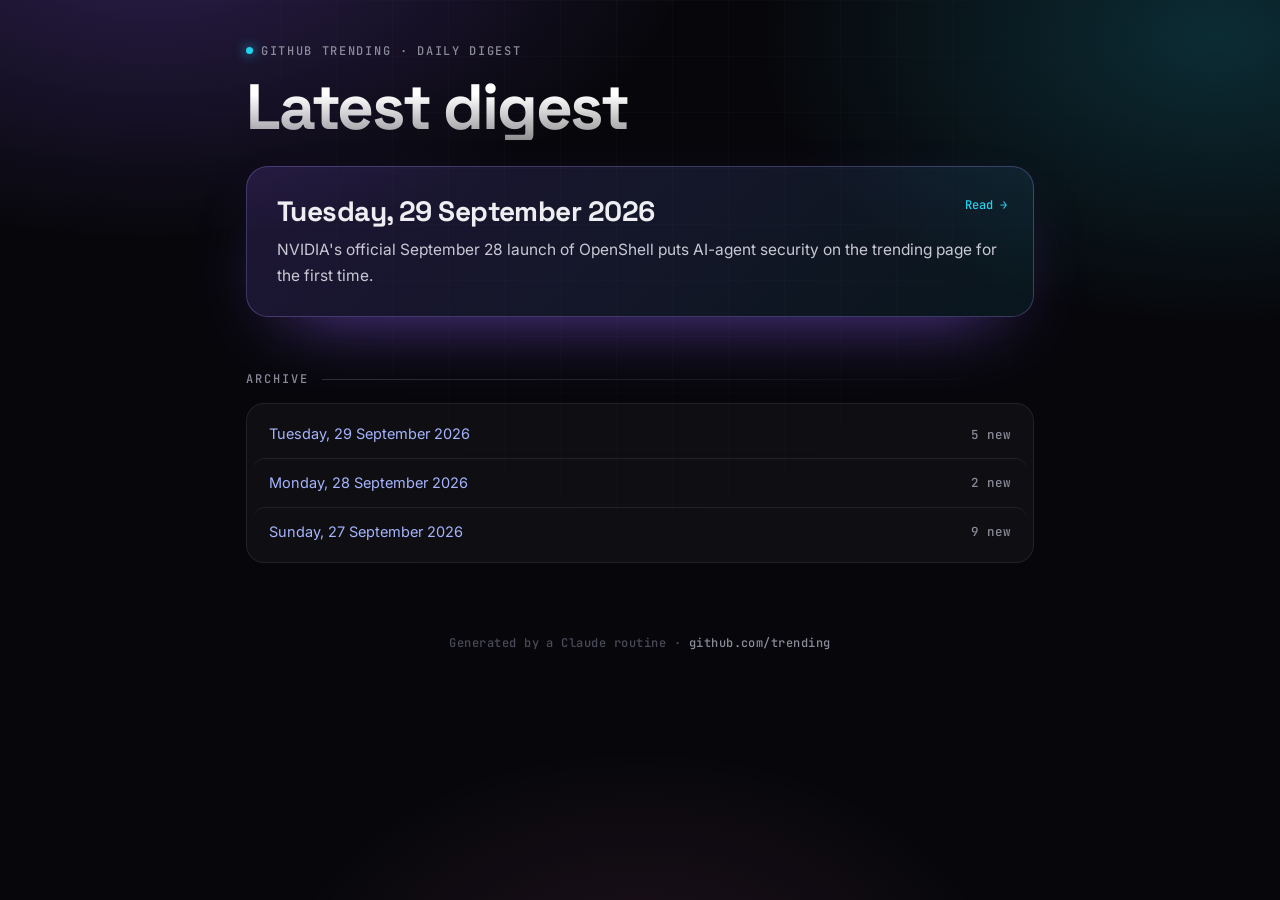
<file: docs/index.html>
<!doctype html>
<html lang="en">
<head>
<meta charset="utf-8">
<meta name="viewport" content="width=device-width,initial-scale=1">
<title>GitHub Trending digests</title>
<link rel="stylesheet" href="style.css">
</head>
<body>
<main class="wrap">
  <p class="kicker">GitHub Trending · Daily digest</p>
  <h1>Latest digest</h1>
  <a class="latest" href="2026-09-29.html"><div class="date">Tuesday, 29 September 2026</div><p>NVIDIA's official September 28 launch of OpenShell puts AI-agent security on the trending page for the first time.</p></a>
  <h2>Archive</h2>
  <ul class="compact">
    <li><a href="2026-09-29.html">Tuesday, 29 September 2026</a><span>5 new</span></li>
    <li><a href="2026-09-28.html">Monday, 28 September 2026</a><span>2 new</span></li>
    <li><a href="2026-09-27.html">Sunday, 27 September 2026</a><span>9 new</span></li>
  </ul>
  <footer>Generated by a Claude routine · <a href="https://github.com/trending">github.com/trending</a></footer>
</main>
</body>
</html>
</file>
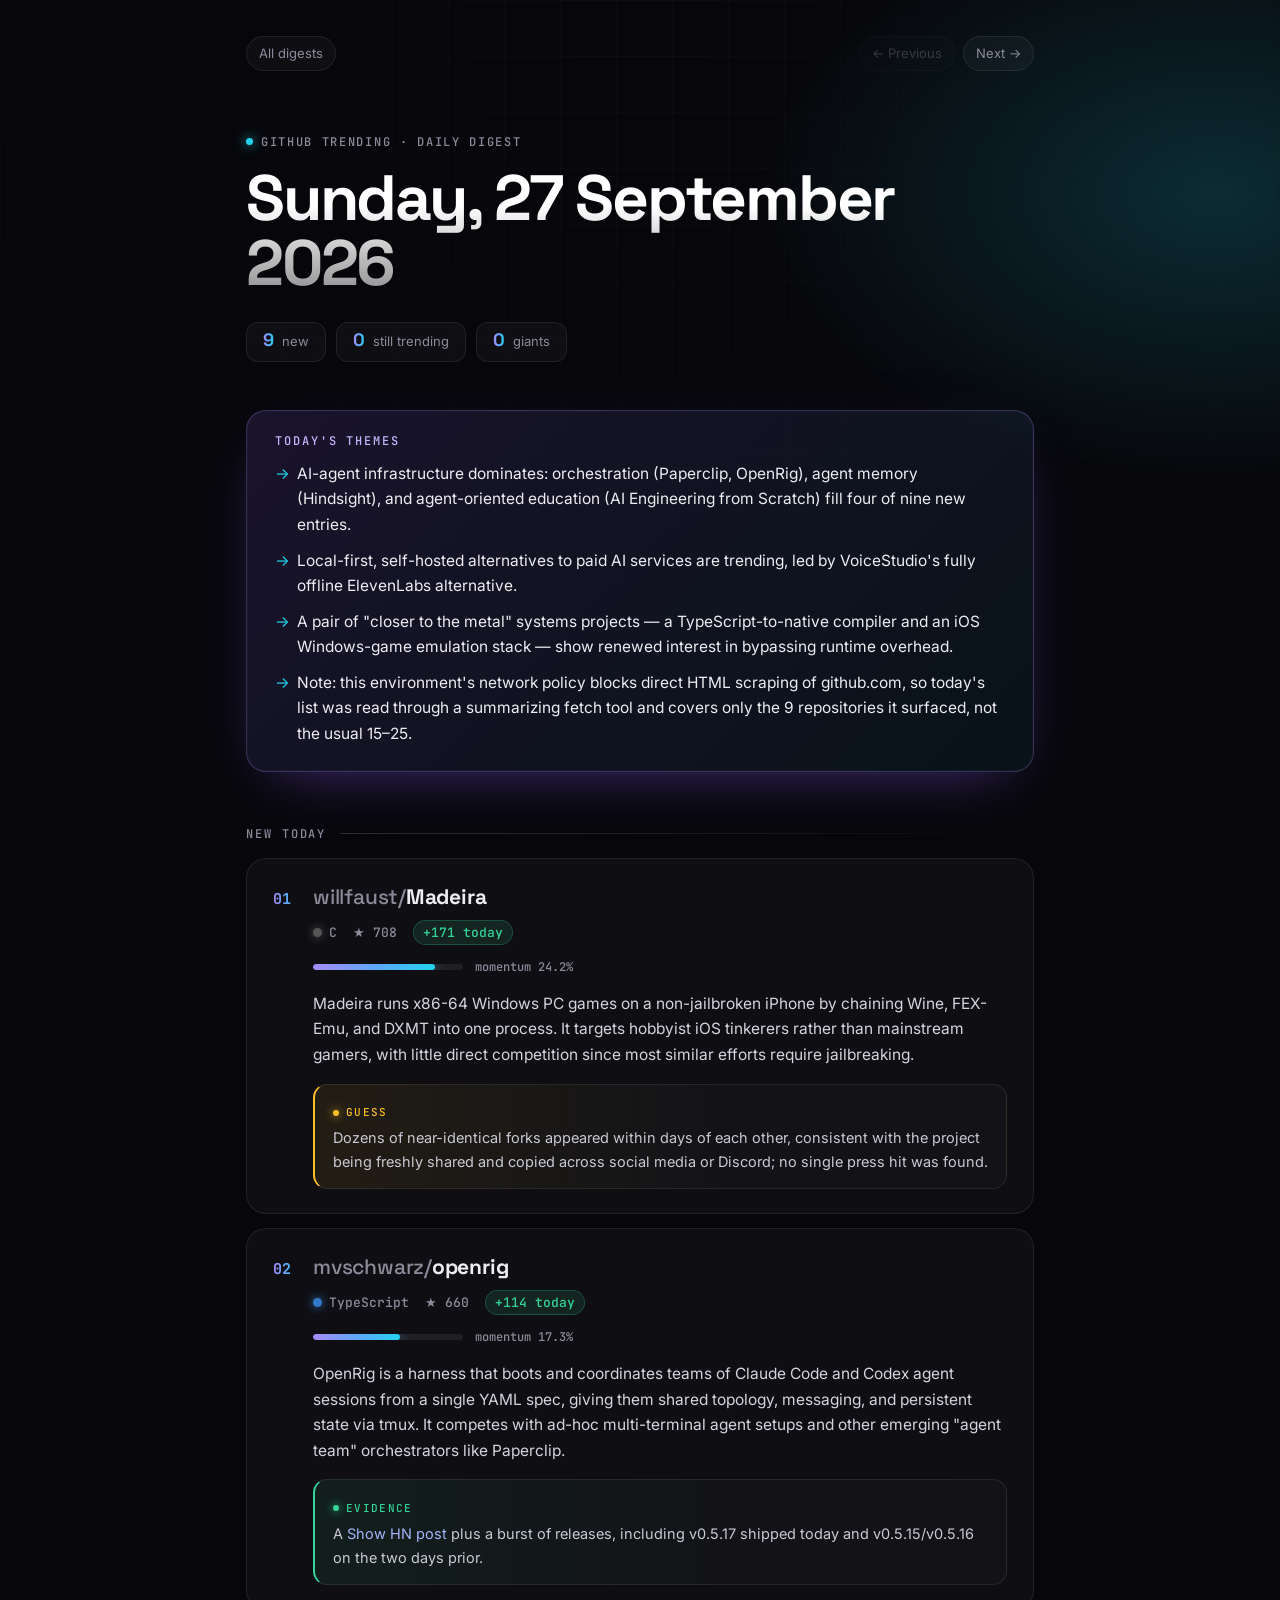
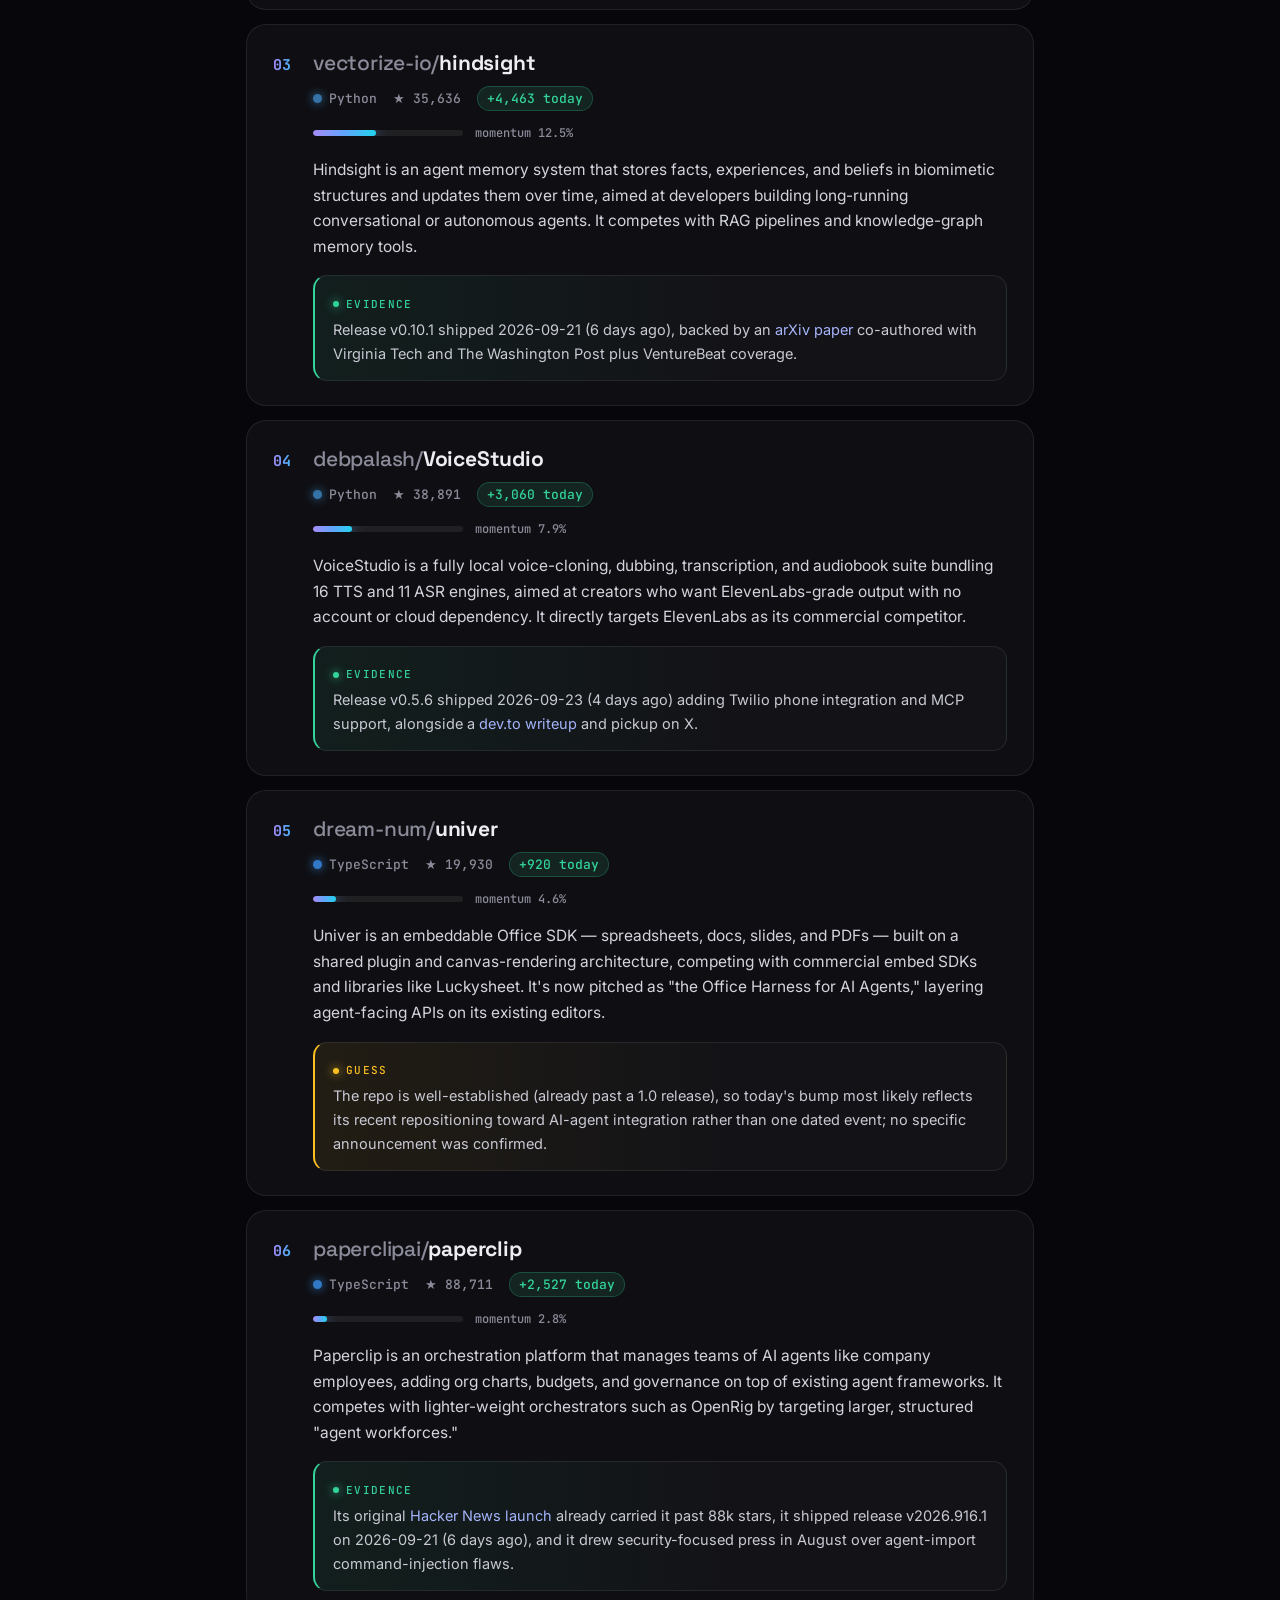
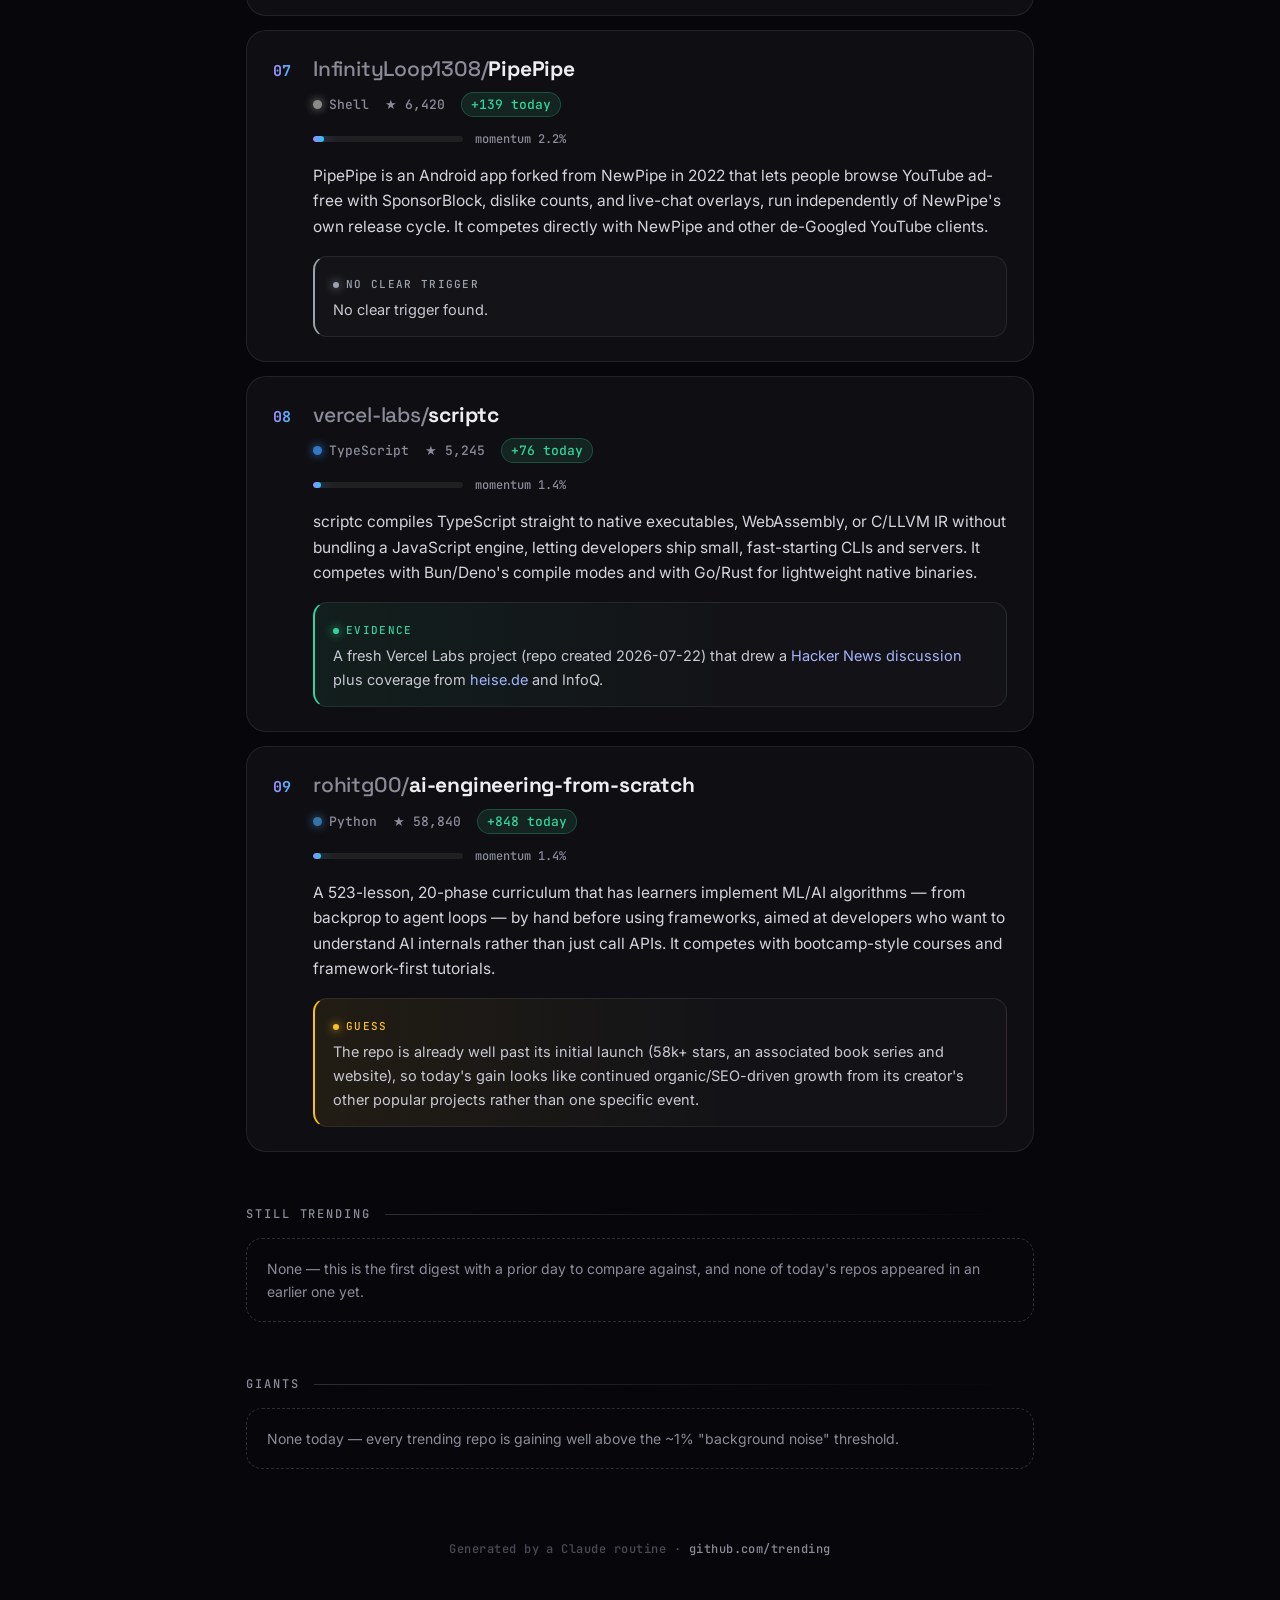
<file: docs/2026-09-27.html>
<!doctype html>
<html lang="en">
<head>
<meta charset="utf-8">
<meta name="viewport" content="width=device-width,initial-scale=1">
<title>GitHub Trending · 2026-09-27</title>
<link rel="stylesheet" href="style.css">
</head>
<body>
<main class="wrap">
  <nav class="crumbs">
    <a href="index.html">All digests</a>
    <span class="pager"><span class="off">← Previous</span><a href="2026-09-28.html">Next →</a></span>
  </nav>
  <p class="kicker">GitHub Trending · Daily digest</p>
  <h1>Sunday, 27 September 2026</h1>
  <ul class="stats"><li><b>9</b> new</li><li><b>0</b> still trending</li><li><b>0</b> giants</li></ul>
  <section class="themes">
    <h2>Today's themes</h2>
    <ul>
      <li>AI-agent infrastructure dominates: orchestration (Paperclip, OpenRig), agent memory (Hindsight), and agent-oriented education (AI Engineering from Scratch) fill four of nine new entries.</li>
      <li>Local-first, self-hosted alternatives to paid AI services are trending, led by VoiceStudio's fully offline ElevenLabs alternative.</li>
      <li>A pair of "closer to the metal" systems projects &mdash; a TypeScript-to-native compiler and an iOS Windows-game emulation stack &mdash; show renewed interest in bypassing runtime overhead.</li>
      <li>Note: this environment's network policy blocks direct HTML scraping of github.com, so today's list was read through a summarizing fetch tool and covers only the 9 repositories it surfaced, not the usual 15&ndash;25.</li>
    </ul>
  </section>
  <h2>New today</h2>
  <article class="repo">
    <div class="repo-head"><span class="rank">01</span><h3><a href="https://github.com/willfaust/Madeira">willfaust/<b>Madeira</b></a></h3></div>
    <div class="meta"><span class="lang"><i style="--c:#555555"></i>C</span><span>★ 708</span><span class="today">+171 today</span></div>
    <div class="momentum"><span class="track"><span class="fill" style="--m:81%"></span></span>momentum 24.2%</div>
    <p class="what">Madeira runs x86-64 Windows PC games on a non-jailbroken iPhone by chaining Wine, FEX-Emu, and DXMT into one process. It targets hobbyist iOS tinkerers rather than mainstream gamers, with little direct competition since most similar efforts require jailbreaking.</p>
    <div class="why guess"><span class="tag">Guess</span><p>Dozens of near-identical forks appeared within days of each other, consistent with the project being freshly shared and copied across social media or Discord; no single press hit was found.</p></div>
  </article>
  <article class="repo">
    <div class="repo-head"><span class="rank">02</span><h3><a href="https://github.com/mvschwarz/openrig">mvschwarz/<b>openrig</b></a></h3></div>
    <div class="meta"><span class="lang"><i style="--c:#3178c6"></i>TypeScript</span><span>★ 660</span><span class="today">+114 today</span></div>
    <div class="momentum"><span class="track"><span class="fill" style="--m:58%"></span></span>momentum 17.3%</div>
    <p class="what">OpenRig is a harness that boots and coordinates teams of Claude Code and Codex agent sessions from a single YAML spec, giving them shared topology, messaging, and persistent state via tmux. It competes with ad-hoc multi-terminal agent setups and other emerging "agent team" orchestrators like Paperclip.</p>
    <div class="why evidence"><span class="tag">Evidence</span><p>A <a href="https://news.ycombinator.com/item?id=47772935">Show HN post</a> plus a burst of releases, including v0.5.17 shipped today and v0.5.15/v0.5.16 on the two days prior.</p></div>
  </article>
  <article class="repo">
    <div class="repo-head"><span class="rank">03</span><h3><a href="https://github.com/vectorize-io/hindsight">vectorize-io/<b>hindsight</b></a></h3></div>
    <div class="meta"><span class="lang"><i style="--c:#3572A5"></i>Python</span><span>★ 35,636</span><span class="today">+4,463 today</span></div>
    <div class="momentum"><span class="track"><span class="fill" style="--m:42%"></span></span>momentum 12.5%</div>
    <p class="what">Hindsight is an agent memory system that stores facts, experiences, and beliefs in biomimetic structures and updates them over time, aimed at developers building long-running conversational or autonomous agents. It competes with RAG pipelines and knowledge-graph memory tools.</p>
    <div class="why evidence"><span class="tag">Evidence</span><p>Release v0.10.1 shipped 2026-09-21 (6 days ago), backed by an <a href="https://arxiv.org/pdf/2512.12818">arXiv paper</a> co-authored with Virginia Tech and The Washington Post plus VentureBeat coverage.</p></div>
  </article>
  <article class="repo">
    <div class="repo-head"><span class="rank">04</span><h3><a href="https://github.com/debpalash/VoiceStudio">debpalash/<b>VoiceStudio</b></a></h3></div>
    <div class="meta"><span class="lang"><i style="--c:#3572A5"></i>Python</span><span>★ 38,891</span><span class="today">+3,060 today</span></div>
    <div class="momentum"><span class="track"><span class="fill" style="--m:26%"></span></span>momentum 7.9%</div>
    <p class="what">VoiceStudio is a fully local voice-cloning, dubbing, transcription, and audiobook suite bundling 16 TTS and 11 ASR engines, aimed at creators who want ElevenLabs-grade output with no account or cloud dependency. It directly targets ElevenLabs as its commercial competitor.</p>
    <div class="why evidence"><span class="tag">Evidence</span><p>Release v0.5.6 shipped 2026-09-23 (4 days ago) adding Twilio phone integration and MCP support, alongside a <a href="https://dev.to/terminalchai/voicestudio-a-100-local-open-source-alternative-to-elevenlabs-4bd">dev.to writeup</a> and pickup on X.</p></div>
  </article>
  <article class="repo">
    <div class="repo-head"><span class="rank">05</span><h3><a href="https://github.com/dream-num/univer">dream-num/<b>univer</b></a></h3></div>
    <div class="meta"><span class="lang"><i style="--c:#3178c6"></i>TypeScript</span><span>★ 19,930</span><span class="today">+920 today</span></div>
    <div class="momentum"><span class="track"><span class="fill" style="--m:15%"></span></span>momentum 4.6%</div>
    <p class="what">Univer is an embeddable Office SDK &mdash; spreadsheets, docs, slides, and PDFs &mdash; built on a shared plugin and canvas-rendering architecture, competing with commercial embed SDKs and libraries like Luckysheet. It's now pitched as "the Office Harness for AI Agents," layering agent-facing APIs on its existing editors.</p>
    <div class="why guess"><span class="tag">Guess</span><p>The repo is well-established (already past a 1.0 release), so today's bump most likely reflects its recent repositioning toward AI-agent integration rather than one dated event; no specific announcement was confirmed.</p></div>
  </article>
  <article class="repo">
    <div class="repo-head"><span class="rank">06</span><h3><a href="https://github.com/paperclipai/paperclip">paperclipai/<b>paperclip</b></a></h3></div>
    <div class="meta"><span class="lang"><i style="--c:#3178c6"></i>TypeScript</span><span>★ 88,711</span><span class="today">+2,527 today</span></div>
    <div class="momentum"><span class="track"><span class="fill" style="--m:9%"></span></span>momentum 2.8%</div>
    <p class="what">Paperclip is an orchestration platform that manages teams of AI agents like company employees, adding org charts, budgets, and governance on top of existing agent frameworks. It competes with lighter-weight orchestrators such as OpenRig by targeting larger, structured "agent workforces."</p>
    <div class="why evidence"><span class="tag">Evidence</span><p>Its original <a href="https://www.indiehackers.com/post/building-paperclip-the-ai-agent-orchestration-platform-that-almost-didnt-happen-174e511161">Hacker News launch</a> already carried it past 88k stars, it shipped release v2026.916.1 on 2026-09-21 (6 days ago), and it drew security-focused press in August over agent-import command-injection flaws.</p></div>
  </article>
  <article class="repo">
    <div class="repo-head"><span class="rank">07</span><h3><a href="https://github.com/InfinityLoop1308/PipePipe">InfinityLoop1308/<b>PipePipe</b></a></h3></div>
    <div class="meta"><span class="lang"><i style="--c:#8b8b8b"></i>Shell</span><span>★ 6,420</span><span class="today">+139 today</span></div>
    <div class="momentum"><span class="track"><span class="fill" style="--m:7%"></span></span>momentum 2.2%</div>
    <p class="what">PipePipe is an Android app forked from NewPipe in 2022 that lets people browse YouTube ad-free with SponsorBlock, dislike counts, and live-chat overlays, run independently of NewPipe's own release cycle. It competes directly with NewPipe and other de-Googled YouTube clients.</p>
    <div class="why"><span class="tag">No clear trigger</span><p>No clear trigger found.</p></div>
  </article>
  <article class="repo">
    <div class="repo-head"><span class="rank">08</span><h3><a href="https://github.com/vercel-labs/scriptc">vercel-labs/<b>scriptc</b></a></h3></div>
    <div class="meta"><span class="lang"><i style="--c:#3178c6"></i>TypeScript</span><span>★ 5,245</span><span class="today">+76 today</span></div>
    <div class="momentum"><span class="track"><span class="fill" style="--m:5%"></span></span>momentum 1.4%</div>
    <p class="what">scriptc compiles TypeScript straight to native executables, WebAssembly, or C/LLVM IR without bundling a JavaScript engine, letting developers ship small, fast-starting CLIs and servers. It competes with Bun/Deno's compile modes and with Go/Rust for lightweight native binaries.</p>
    <div class="why evidence"><span class="tag">Evidence</span><p>A fresh Vercel Labs project (repo created 2026-07-22) that drew a <a href="https://news.ycombinator.com/item?id=49063175">Hacker News discussion</a> plus coverage from <a href="https://www.heise.de/en/news/Vercel-s-scriptc-runs-TypeScript-natively-11388382.html">heise.de</a> and InfoQ.</p></div>
  </article>
  <article class="repo">
    <div class="repo-head"><span class="rank">09</span><h3><a href="https://github.com/rohitg00/ai-engineering-from-scratch">rohitg00/<b>ai-engineering-from-scratch</b></a></h3></div>
    <div class="meta"><span class="lang"><i style="--c:#3572A5"></i>Python</span><span>★ 58,840</span><span class="today">+848 today</span></div>
    <div class="momentum"><span class="track"><span class="fill" style="--m:5%"></span></span>momentum 1.4%</div>
    <p class="what">A 523-lesson, 20-phase curriculum that has learners implement ML/AI algorithms &mdash; from backprop to agent loops &mdash; by hand before using frameworks, aimed at developers who want to understand AI internals rather than just call APIs. It competes with bootcamp-style courses and framework-first tutorials.</p>
    <div class="why guess"><span class="tag">Guess</span><p>The repo is already well past its initial launch (58k+ stars, an associated book series and website), so today's gain looks like continued organic/SEO-driven growth from its creator's other popular projects rather than one specific event.</p></div>
  </article>
  <h2>Still trending</h2>
  <p class="empty">None &mdash; this is the first digest with a prior day to compare against, and none of today's repos appeared in an earlier one yet.</p>
  <h2>Giants</h2>
  <p class="empty">None today &mdash; every trending repo is gaining well above the ~1% "background noise" threshold.</p>
  <footer>Generated by a Claude routine · <a href="https://github.com/trending">github.com/trending</a></footer>
</main>
</body>
</html>
</file>
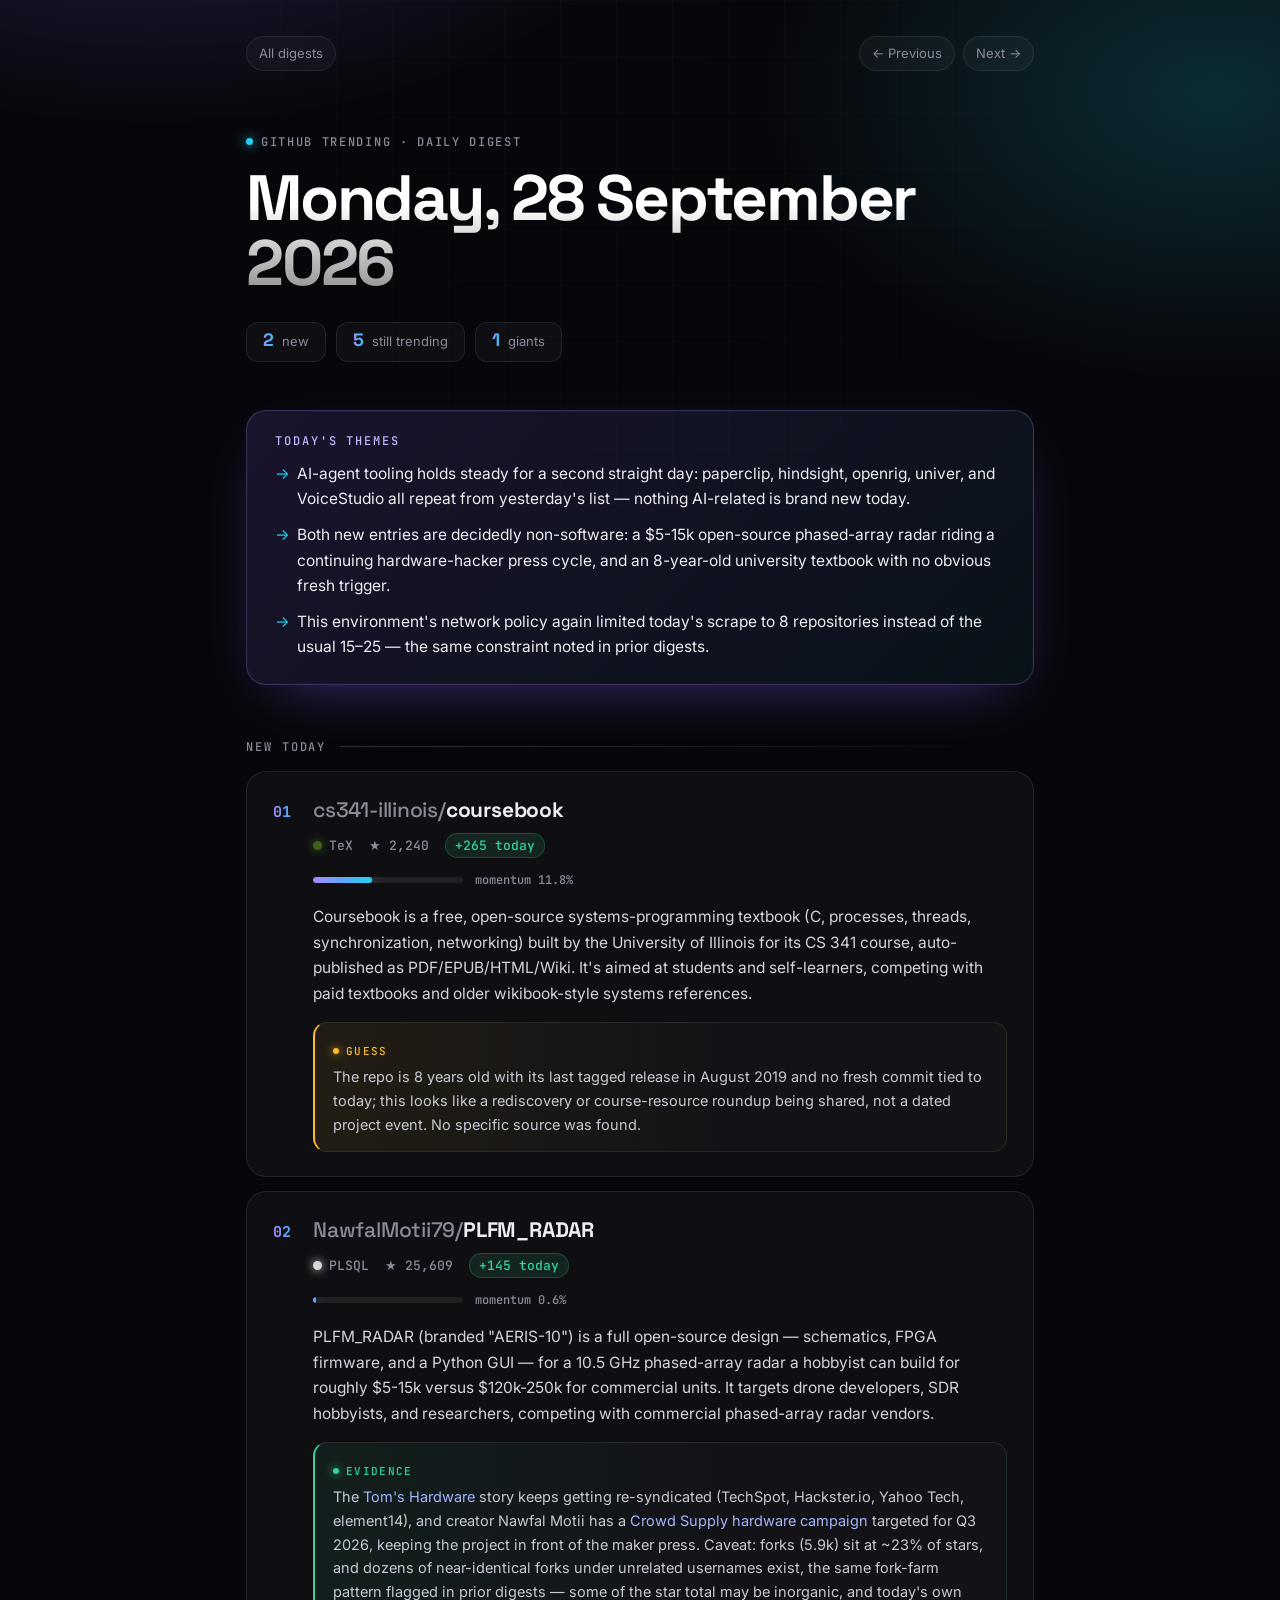
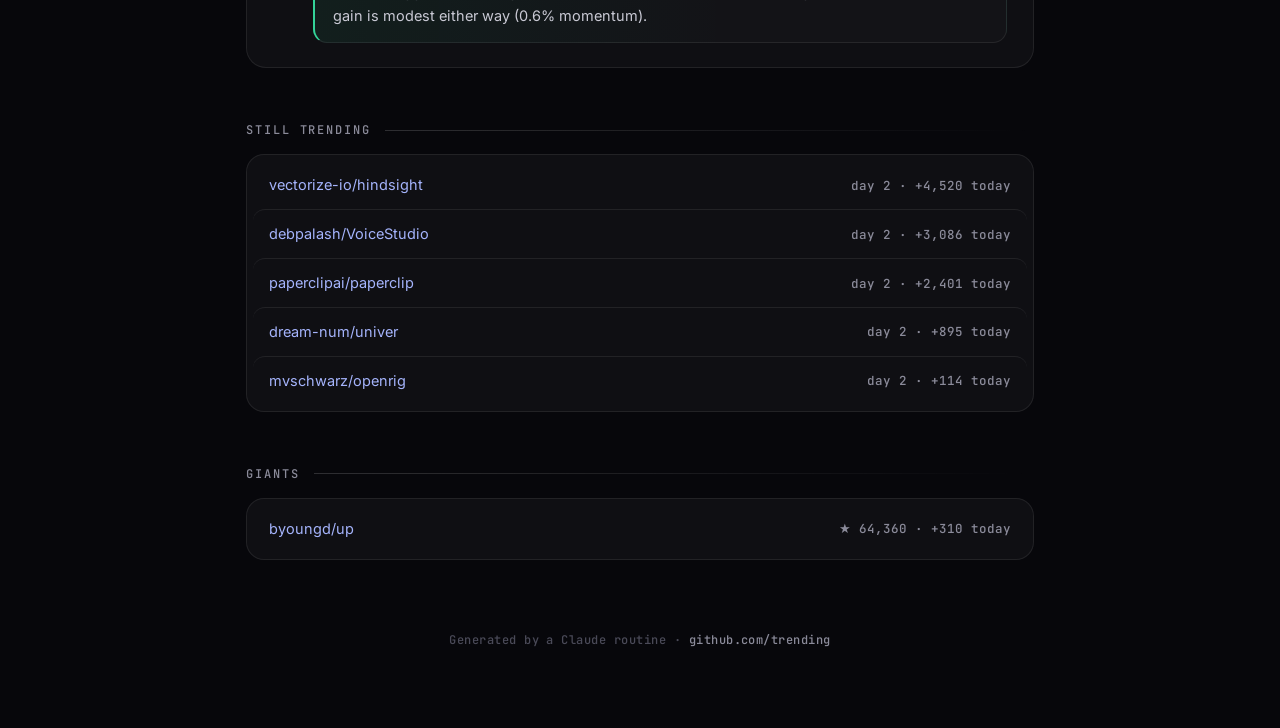
<file: docs/2026-09-28.html>
<!doctype html>
<html lang="en">
<head>
<meta charset="utf-8">
<meta name="viewport" content="width=device-width,initial-scale=1">
<title>GitHub Trending · 2026-09-28</title>
<link rel="stylesheet" href="style.css">
</head>
<body>
<main class="wrap">
  <nav class="crumbs">
    <a href="index.html">All digests</a>
    <span class="pager"><a href="2026-09-27.html">← Previous</a><a href="2026-09-29.html">Next →</a></span>
  </nav>
  <p class="kicker">GitHub Trending · Daily digest</p>
  <h1>Monday, 28 September 2026</h1>
  <ul class="stats"><li><b>2</b> new</li><li><b>5</b> still trending</li><li><b>1</b> giants</li></ul>
  <section class="themes">
    <h2>Today's themes</h2>
    <ul>
      <li>AI-agent tooling holds steady for a second straight day: paperclip, hindsight, openrig, univer, and VoiceStudio all repeat from yesterday's list &mdash; nothing AI-related is brand new today.</li>
      <li>Both new entries are decidedly non-software: a $5-15k open-source phased-array radar riding a continuing hardware-hacker press cycle, and an 8-year-old university textbook with no obvious fresh trigger.</li>
      <li>This environment's network policy again limited today's scrape to 8 repositories instead of the usual 15&ndash;25 &mdash; the same constraint noted in prior digests.</li>
    </ul>
  </section>
  <h2>New today</h2>
  <article class="repo">
    <div class="repo-head"><span class="rank">01</span><h3><a href="https://github.com/cs341-illinois/coursebook">cs341-illinois/<b>coursebook</b></a></h3></div>
    <div class="meta"><span class="lang"><i style="--c:#3D6117"></i>TeX</span><span>★ 2,240</span><span class="today">+265 today</span></div>
    <div class="momentum"><span class="track"><span class="fill" style="--m:39%"></span></span>momentum 11.8%</div>
    <p class="what">Coursebook is a free, open-source systems-programming textbook (C, processes, threads, synchronization, networking) built by the University of Illinois for its CS 341 course, auto-published as PDF/EPUB/HTML/Wiki. It's aimed at students and self-learners, competing with paid textbooks and older wikibook-style systems references.</p>
    <div class="why guess"><span class="tag">Guess</span><p>The repo is 8 years old with its last tagged release in August 2019 and no fresh commit tied to today; this looks like a rediscovery or course-resource roundup being shared, not a dated project event. No specific source was found.</p></div>
  </article>
  <article class="repo">
    <div class="repo-head"><span class="rank">02</span><h3><a href="https://github.com/NawfalMotii79/PLFM_RADAR">NawfalMotii79/<b>PLFM_RADAR</b></a></h3></div>
    <div class="meta"><span class="lang"><i style="--c:#dad8d8"></i>PLSQL</span><span>★ 25,609</span><span class="today">+145 today</span></div>
    <div class="momentum"><span class="track"><span class="fill" style="--m:2%"></span></span>momentum 0.6%</div>
    <p class="what">PLFM_RADAR (branded "AERIS-10") is a full open-source design &mdash; schematics, FPGA firmware, and a Python GUI &mdash; for a 10.5 GHz phased-array radar a hobbyist can build for roughly $5-15k versus $120k-250k for commercial units. It targets drone developers, SDR hobbyists, and researchers, competing with commercial phased-array radar vendors.</p>
    <div class="why evidence"><span class="tag">Evidence</span><p>The <a href="https://www.tomshardware.com/maker-stem/open-source-radar-system-is-95-percent-cheaper-than-usd250-000-commercial-offerings-has-20-kilometer-range-moroccan-engineer-designs-aeris-10-radar-shares-it-on-github">Tom's Hardware</a> story keeps getting re-syndicated (TechSpot, Hackster.io, Yahoo Tech, element14), and creator Nawfal Motii has a <a href="https://www.hackster.io/news/aeris-10-brings-long-distance-radar-scanning-to-the-maker-community-a7de03047392">Crowd Supply hardware campaign</a> targeted for Q3 2026, keeping the project in front of the maker press. Caveat: forks (5.9k) sit at ~23% of stars, and dozens of near-identical forks under unrelated usernames exist, the same fork-farm pattern flagged in prior digests &mdash; some of the star total may be inorganic, and today's own gain is modest either way (0.6% momentum).</p></div>
  </article>
  <h2>Still trending</h2>
  <ul class="compact">
    <li><a href="https://github.com/vectorize-io/hindsight">vectorize-io/hindsight</a><span>day 2 · +4,520 today</span></li>
    <li><a href="https://github.com/debpalash/VoiceStudio">debpalash/VoiceStudio</a><span>day 2 · +3,086 today</span></li>
    <li><a href="https://github.com/paperclipai/paperclip">paperclipai/paperclip</a><span>day 2 · +2,401 today</span></li>
    <li><a href="https://github.com/dream-num/univer">dream-num/univer</a><span>day 2 · +895 today</span></li>
    <li><a href="https://github.com/mvschwarz/openrig">mvschwarz/openrig</a><span>day 2 · +114 today</span></li>
  </ul>
  <h2>Giants</h2>
  <ul class="compact">
    <li><a href="https://github.com/byoungd/up">byoungd/up</a><span>★ 64,360 · +310 today</span></li>
  </ul>
  <footer>Generated by a Claude routine · <a href="https://github.com/trending">github.com/trending</a></footer>
</main>
</body>
</html>
</file>
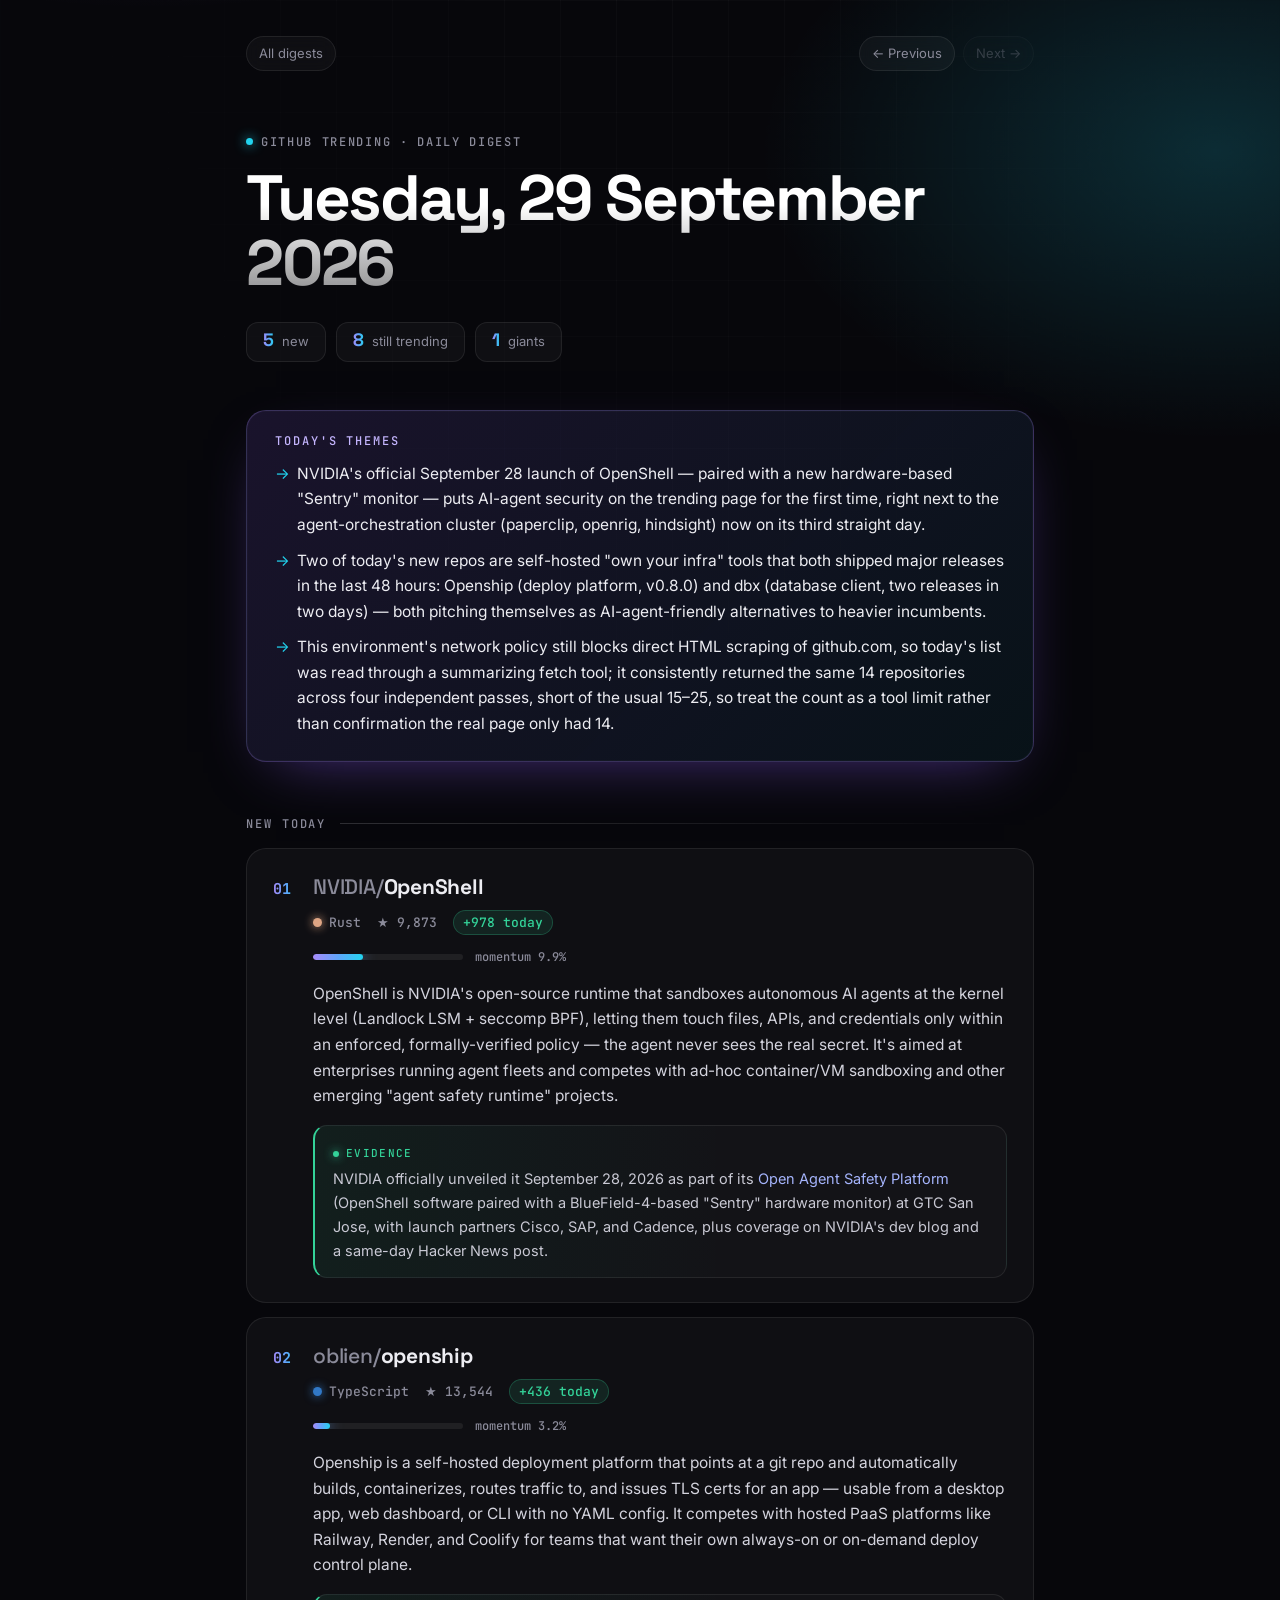
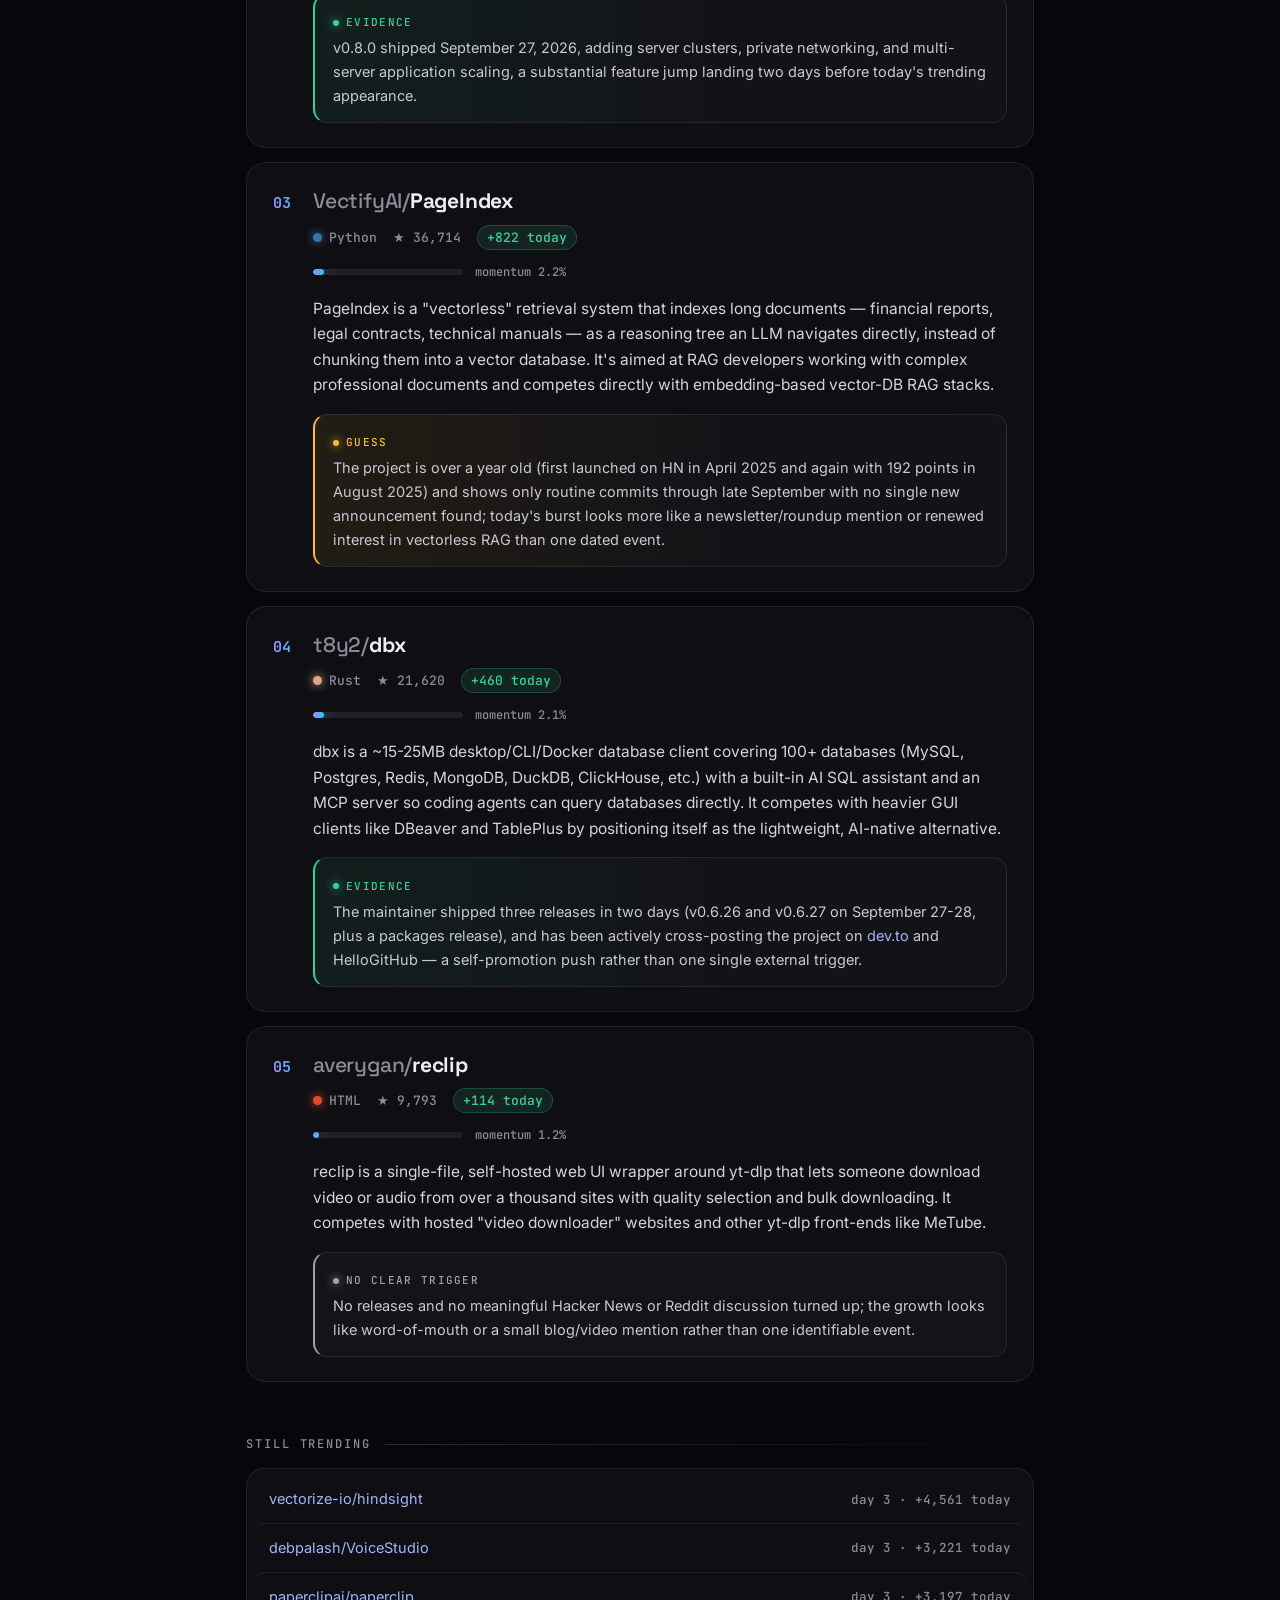
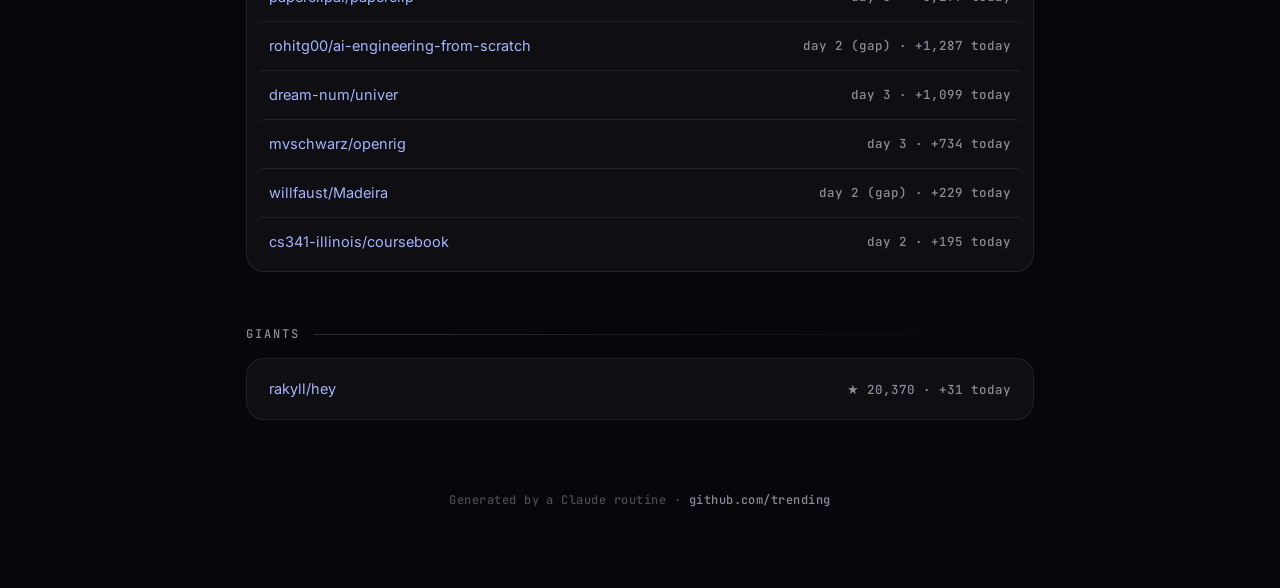
<file: docs/2026-09-29.html>
<!doctype html>
<html lang="en">
<head>
<meta charset="utf-8">
<meta name="viewport" content="width=device-width,initial-scale=1">
<title>GitHub Trending · 2026-09-29</title>
<link rel="stylesheet" href="style.css">
</head>
<body>
<main class="wrap">
  <nav class="crumbs">
    <a href="index.html">All digests</a>
    <span class="pager"><a href="2026-09-28.html">← Previous</a><span class="off">Next →</span></span>
  </nav>
  <p class="kicker">GitHub Trending · Daily digest</p>
  <h1>Tuesday, 29 September 2026</h1>
  <ul class="stats"><li><b>5</b> new</li><li><b>8</b> still trending</li><li><b>1</b> giants</li></ul>
  <section class="themes">
    <h2>Today's themes</h2>
    <ul>
      <li>NVIDIA's official September 28 launch of OpenShell &mdash; paired with a new hardware-based "Sentry" monitor &mdash; puts AI-agent security on the trending page for the first time, right next to the agent-orchestration cluster (paperclip, openrig, hindsight) now on its third straight day.</li>
      <li>Two of today's new repos are self-hosted "own your infra" tools that both shipped major releases in the last 48 hours: Openship (deploy platform, v0.8.0) and dbx (database client, two releases in two days) &mdash; both pitching themselves as AI-agent-friendly alternatives to heavier incumbents.</li>
      <li>This environment's network policy still blocks direct HTML scraping of github.com, so today's list was read through a summarizing fetch tool; it consistently returned the same 14 repositories across four independent passes, short of the usual 15&ndash;25, so treat the count as a tool limit rather than confirmation the real page only had 14.</li>
    </ul>
  </section>
  <h2>New today</h2>
  <article class="repo">
    <div class="repo-head"><span class="rank">01</span><h3><a href="https://github.com/NVIDIA/OpenShell">NVIDIA/<b>OpenShell</b></a></h3></div>
    <div class="meta"><span class="lang"><i style="--c:#dea584"></i>Rust</span><span>★ 9,873</span><span class="today">+978 today</span></div>
    <div class="momentum"><span class="track"><span class="fill" style="--m:33%"></span></span>momentum 9.9%</div>
    <p class="what">OpenShell is NVIDIA's open-source runtime that sandboxes autonomous AI agents at the kernel level (Landlock LSM + seccomp BPF), letting them touch files, APIs, and credentials only within an enforced, formally-verified policy &mdash; the agent never sees the real secret. It's aimed at enterprises running agent fleets and competes with ad-hoc container/VM sandboxing and other emerging "agent safety runtime" projects.</p>
    <div class="why evidence"><span class="tag">Evidence</span><p>NVIDIA officially unveiled it September 28, 2026 as part of its <a href="https://nvidianews.nvidia.com/news/open-agent-safety-platform">Open Agent Safety Platform</a> (OpenShell software paired with a BlueField-4-based "Sentry" hardware monitor) at GTC San Jose, with launch partners Cisco, SAP, and Cadence, plus coverage on NVIDIA's dev blog and a same-day Hacker News post.</p></div>
  </article>
  <article class="repo">
    <div class="repo-head"><span class="rank">02</span><h3><a href="https://github.com/oblien/openship">oblien/<b>openship</b></a></h3></div>
    <div class="meta"><span class="lang"><i style="--c:#3178c6"></i>TypeScript</span><span>★ 13,544</span><span class="today">+436 today</span></div>
    <div class="momentum"><span class="track"><span class="fill" style="--m:11%"></span></span>momentum 3.2%</div>
    <p class="what">Openship is a self-hosted deployment platform that points at a git repo and automatically builds, containerizes, routes traffic to, and issues TLS certs for an app &mdash; usable from a desktop app, web dashboard, or CLI with no YAML config. It competes with hosted PaaS platforms like Railway, Render, and Coolify for teams that want their own always-on or on-demand deploy control plane.</p>
    <div class="why evidence"><span class="tag">Evidence</span><p>v0.8.0 shipped September 27, 2026, adding server clusters, private networking, and multi-server application scaling, a substantial feature jump landing two days before today's trending appearance.</p></div>
  </article>
  <article class="repo">
    <div class="repo-head"><span class="rank">03</span><h3><a href="https://github.com/VectifyAI/PageIndex">VectifyAI/<b>PageIndex</b></a></h3></div>
    <div class="meta"><span class="lang"><i style="--c:#3572A5"></i>Python</span><span>★ 36,714</span><span class="today">+822 today</span></div>
    <div class="momentum"><span class="track"><span class="fill" style="--m:7%"></span></span>momentum 2.2%</div>
    <p class="what">PageIndex is a "vectorless" retrieval system that indexes long documents &mdash; financial reports, legal contracts, technical manuals &mdash; as a reasoning tree an LLM navigates directly, instead of chunking them into a vector database. It's aimed at RAG developers working with complex professional documents and competes directly with embedding-based vector-DB RAG stacks.</p>
    <div class="why guess"><span class="tag">Guess</span><p>The project is over a year old (first launched on HN in April 2025 and again with 192 points in August 2025) and shows only routine commits through late September with no single new announcement found; today's burst looks more like a newsletter/roundup mention or renewed interest in vectorless RAG than one dated event.</p></div>
  </article>
  <article class="repo">
    <div class="repo-head"><span class="rank">04</span><h3><a href="https://github.com/t8y2/dbx">t8y2/<b>dbx</b></a></h3></div>
    <div class="meta"><span class="lang"><i style="--c:#dea584"></i>Rust</span><span>★ 21,620</span><span class="today">+460 today</span></div>
    <div class="momentum"><span class="track"><span class="fill" style="--m:7%"></span></span>momentum 2.1%</div>
    <p class="what">dbx is a ~15-25MB desktop/CLI/Docker database client covering 100+ databases (MySQL, Postgres, Redis, MongoDB, DuckDB, ClickHouse, etc.) with a built-in AI SQL assistant and an MCP server so coding agents can query databases directly. It competes with heavier GUI clients like DBeaver and TablePlus by positioning itself as the lightweight, AI-native alternative.</p>
    <div class="why evidence"><span class="tag">Evidence</span><p>The maintainer shipped three releases in two days (v0.6.26 and v0.6.27 on September 27-28, plus a packages release), and has been actively cross-posting the project on <a href="https://dev.to/t8y2/dbx-an-open-source-15-mb-database-client-for-17-databases-built-with-tauri-45oe">dev.to</a> and HelloGitHub &mdash; a self-promotion push rather than one single external trigger.</p></div>
  </article>
  <article class="repo">
    <div class="repo-head"><span class="rank">05</span><h3><a href="https://github.com/averygan/reclip">averygan/<b>reclip</b></a></h3></div>
    <div class="meta"><span class="lang"><i style="--c:#e34c26"></i>HTML</span><span>★ 9,793</span><span class="today">+114 today</span></div>
    <div class="momentum"><span class="track"><span class="fill" style="--m:4%"></span></span>momentum 1.2%</div>
    <p class="what">reclip is a single-file, self-hosted web UI wrapper around yt-dlp that lets someone download video or audio from over a thousand sites with quality selection and bulk downloading. It competes with hosted "video downloader" websites and other yt-dlp front-ends like MeTube.</p>
    <div class="why"><span class="tag">No clear trigger</span><p>No releases and no meaningful Hacker News or Reddit discussion turned up; the growth looks like word-of-mouth or a small blog/video mention rather than one identifiable event.</p></div>
  </article>
  <h2>Still trending</h2>
  <ul class="compact">
    <li><a href="https://github.com/vectorize-io/hindsight">vectorize-io/hindsight</a><span>day 3 · +4,561 today</span></li>
    <li><a href="https://github.com/debpalash/VoiceStudio">debpalash/VoiceStudio</a><span>day 3 · +3,221 today</span></li>
    <li><a href="https://github.com/paperclipai/paperclip">paperclipai/paperclip</a><span>day 3 · +3,197 today</span></li>
    <li><a href="https://github.com/rohitg00/ai-engineering-from-scratch">rohitg00/ai-engineering-from-scratch</a><span>day 2 (gap) · +1,287 today</span></li>
    <li><a href="https://github.com/dream-num/univer">dream-num/univer</a><span>day 3 · +1,099 today</span></li>
    <li><a href="https://github.com/mvschwarz/openrig">mvschwarz/openrig</a><span>day 3 · +734 today</span></li>
    <li><a href="https://github.com/willfaust/Madeira">willfaust/Madeira</a><span>day 2 (gap) · +229 today</span></li>
    <li><a href="https://github.com/cs341-illinois/coursebook">cs341-illinois/coursebook</a><span>day 2 · +195 today</span></li>
  </ul>
  <h2>Giants</h2>
  <ul class="compact">
    <li><a href="https://github.com/rakyll/hey">rakyll/hey</a><span>★ 20,370 · +31 today</span></li>
  </ul>
  <footer>Generated by a Claude routine · <a href="https://github.com/trending">github.com/trending</a></footer>
</main>
</body>
</html>
</file>
<file: docs/style.css>
@import url("https://fonts.googleapis.com/css2?family=Inter:wght@400;500;600&family=JetBrains+Mono:wght@500&family=Space+Grotesk:wght@500;700&display=swap");
:root{
  color-scheme:dark;
  --bg:#07070b;--ink:#ededf2;--muted:#8b8b9a;--faint:#4a4a58;
  --glass:rgba(255,255,255,.035);--glass-hi:rgba(255,255,255,.06);
  --line:rgba(255,255,255,.08);--line-hi:rgba(255,255,255,.16);
  --violet:#8b5cf6;--cyan:#22d3ee;--pink:#f472b6;
  --grad:linear-gradient(90deg,#a78bfa 0%,#60a5fa 50%,#22d3ee 100%);
  --evidence:#34d399;--guess:#fbbf24;--none:#9ca3af;
  --display:"Space Grotesk",system-ui,sans-serif;
  --sans:"Inter",system-ui,-apple-system,"Segoe UI",Roboto,sans-serif;
  --mono:"JetBrains Mono",ui-monospace,"Cascadia Code",Consolas,monospace;
}
*{box-sizing:border-box}
html{-webkit-text-size-adjust:100%;background:var(--bg)}
body{margin:0;min-height:100vh;color:var(--ink);font:15.5px/1.65 var(--sans);
  background:
    radial-gradient(900px 520px at 12% -8%,rgba(139,92,246,.28),transparent 60%),
    radial-gradient(760px 480px at 95% 4%,rgba(34,211,238,.18),transparent 60%),
    radial-gradient(600px 400px at 50% 110%,rgba(244,114,182,.10),transparent 60%),
    var(--bg);
  -webkit-font-smoothing:antialiased}
body::before{content:"";position:fixed;inset:0;pointer-events:none;opacity:.35;
  background-image:linear-gradient(var(--line) 1px,transparent 1px),linear-gradient(90deg,var(--line) 1px,transparent 1px);
  background-size:56px 56px;
  -webkit-mask-image:radial-gradient(ellipse at 50% 0%,#000 0%,transparent 70%);mask-image:radial-gradient(ellipse at 50% 0%,#000 0%,transparent 70%)}
a{color:#a5b4fc;text-decoration:none;transition:color .15s}
a:hover{color:#fff}
.wrap{position:relative;max-width:820px;margin:0 auto;padding:36px 16px 80px}

/* masthead */
.crumbs{display:flex;justify-content:space-between;align-items:center;gap:12px;font-size:13px;margin-bottom:56px}
.crumbs>a,.crumbs .pager>*{padding:6px 12px;border:1px solid var(--line);border-radius:999px;background:var(--glass);color:var(--muted);backdrop-filter:blur(8px)}
.crumbs>a:hover,.crumbs .pager a:hover{border-color:var(--line-hi);color:var(--ink)}
.crumbs .pager{display:flex;gap:8px}
.crumbs .off{opacity:.35;pointer-events:none}
.kicker{display:inline-flex;align-items:center;gap:8px;font:500 12px/1 var(--mono);letter-spacing:.14em;text-transform:uppercase;color:var(--muted);margin:0 0 18px}
.kicker::before{content:"";width:7px;height:7px;border-radius:50%;background:var(--cyan);box-shadow:0 0 12px var(--cyan)}
h1{font:700 clamp(36px,7.5vw,64px)/1.02 var(--display);letter-spacing:-.035em;margin:0 0 26px;
  background:linear-gradient(180deg,#fff 30%,rgba(255,255,255,.55));-webkit-background-clip:text;background-clip:text;color:transparent}
.stats{display:flex;flex-wrap:wrap;gap:10px;list-style:none;padding:0;margin:0 0 48px}
.stats li{padding:8px 16px;border:1px solid var(--line);border-radius:12px;background:var(--glass);font-size:13px;color:var(--muted)}
.stats b{font:700 18px/1 var(--display);margin-right:4px;background:var(--grad);-webkit-background-clip:text;background-clip:text;color:transparent}

/* section headings */
h2{display:flex;align-items:center;gap:14px;font:500 12px/1 var(--mono);letter-spacing:.16em;text-transform:uppercase;color:var(--muted);margin:56px 0 18px}
h2::after{content:"";flex:1;height:1px;background:linear-gradient(90deg,var(--line-hi),transparent)}

/* themes */
.themes{position:relative;padding:24px 28px;border-radius:20px;background:linear-gradient(135deg,rgba(139,92,246,.14),rgba(34,211,238,.06));border:1px solid rgba(167,139,250,.25);box-shadow:0 0 0 1px rgba(255,255,255,.02) inset,0 20px 60px -30px rgba(139,92,246,.6)}
.themes h2{margin:0 0 14px;color:#c4b5fd}
.themes h2::after{display:none}
.themes ul{margin:0;padding:0;list-style:none}
.themes li{position:relative;padding-left:22px}
.themes li::before{content:"→";position:absolute;left:0;color:var(--cyan)}
.themes li+li{margin-top:10px}

/* repo card */
.repo{position:relative;padding:24px 26px;margin-bottom:14px;border-radius:20px;background:var(--glass);border:1px solid var(--line);transition:transform .2s ease,border-color .2s ease,background .2s ease}
.repo:hover{transform:translateY(-2px);border-color:var(--line-hi);background:var(--glass-hi)}
.repo::before{content:"";position:absolute;inset:0;border-radius:inherit;padding:1px;background:var(--grad);opacity:0;transition:opacity .2s;
  -webkit-mask:linear-gradient(#000 0 0) content-box,linear-gradient(#000 0 0);-webkit-mask-composite:xor;mask-composite:exclude;pointer-events:none}
.repo:hover::before{opacity:.7}
.repo-head{display:flex;align-items:baseline;gap:14px}
.rank{font:700 15px/1 var(--mono);min-width:26px;background:var(--grad);-webkit-background-clip:text;background-clip:text;color:transparent}
.repo h3{font:500 21px/1.3 var(--display);letter-spacing:-.01em;margin:0;word-break:break-word}
.repo h3 a{color:var(--muted)}
.repo h3 b{color:var(--ink);font-weight:700}
.repo h3 a:hover b{background:var(--grad);-webkit-background-clip:text;background-clip:text;color:transparent}
.meta{display:flex;flex-wrap:wrap;align-items:center;gap:8px 16px;margin:10px 0 0 40px;font:500 13px var(--mono);color:var(--muted)}
.lang i{display:inline-block;width:9px;height:9px;border-radius:50%;background:var(--c,#999);margin-right:7px;box-shadow:0 0 10px var(--c,#999)}
.today{padding:3px 9px;border-radius:999px;color:var(--evidence);background:rgba(52,211,153,.1);border:1px solid rgba(52,211,153,.25)}
.momentum{display:flex;align-items:center;gap:12px;margin:14px 0 0 40px;font:500 12px var(--mono);color:var(--muted)}
.momentum .track{flex:0 0 150px;height:6px;border-radius:999px;background:rgba(255,255,255,.07);overflow:hidden}
.momentum .fill{display:block;height:100%;width:var(--m);border-radius:999px;background:var(--grad);box-shadow:0 0 14px rgba(96,165,250,.8)}
.what{margin:16px 0 0 40px;color:#d4d4de}
.why{margin:16px 0 0 40px;padding:14px 18px;border-radius:14px;font-size:14.5px;color:#c9c9d4;background:rgba(255,255,255,.025);border:1px solid var(--line);border-left:2px solid var(--none)}
.why p{margin:0}
.why .tag{display:inline-flex;align-items:center;gap:7px;font:500 11px/1 var(--mono);letter-spacing:.12em;text-transform:uppercase;margin-bottom:8px;color:var(--none)}
.why .tag::before{content:"";width:6px;height:6px;border-radius:50%;background:currentColor;box-shadow:0 0 10px currentColor}
.why.evidence{border-left-color:var(--evidence);background:linear-gradient(90deg,rgba(52,211,153,.08),rgba(255,255,255,.02) 60%)}
.why.evidence .tag{color:var(--evidence)}
.why.guess{border-left-color:var(--guess);background:linear-gradient(90deg,rgba(251,191,36,.08),rgba(255,255,255,.02) 60%)}
.why.guess .tag{color:var(--guess)}

/* compact lists */
.compact{list-style:none;padding:6px;margin:0;border-radius:18px;background:var(--glass);border:1px solid var(--line)}
.compact li{display:flex;justify-content:space-between;align-items:center;gap:12px;padding:12px 16px;border-radius:12px;font-size:14.5px;transition:background .15s}
.compact li:hover{background:rgba(255,255,255,.04)}
.compact li+li{border-top:1px solid var(--line)}
.compact span{font:500 12.5px var(--mono);color:var(--muted);white-space:nowrap}
.empty{margin:0;padding:18px 20px;border-radius:16px;border:1px dashed var(--line-hi);color:var(--muted);font-size:14px}

/* index page */
.latest{position:relative;display:block;padding:28px 30px;border-radius:22px;color:var(--ink);background:linear-gradient(135deg,rgba(139,92,246,.18),rgba(34,211,238,.08));border:1px solid rgba(167,139,250,.3);box-shadow:0 30px 80px -40px rgba(139,92,246,.8);transition:transform .2s}
.latest:hover{transform:translateY(-2px);color:var(--ink)}
.latest .date{font:700 28px/1.15 var(--display);letter-spacing:-.02em}
.latest p{margin:10px 0 0;color:#c9c9d4}
.latest::after{content:"Read →";position:absolute;right:26px;top:30px;font:500 12px var(--mono);color:var(--cyan)}
footer{margin-top:72px;font:500 12px var(--mono);letter-spacing:.04em;color:var(--faint);text-align:center}
footer a{color:var(--muted)}

@media (max-width:600px){
  .crumbs{margin-bottom:36px}
  .repo{padding:20px}
  .meta,.momentum,.what,.why{margin-left:0}
  .momentum .track{flex-basis:110px}
  .compact li{flex-direction:column;align-items:flex-start;gap:2px}
  .latest::after{display:none}
}
@media (prefers-reduced-motion:reduce){*{transition:none!important}}
</file>
